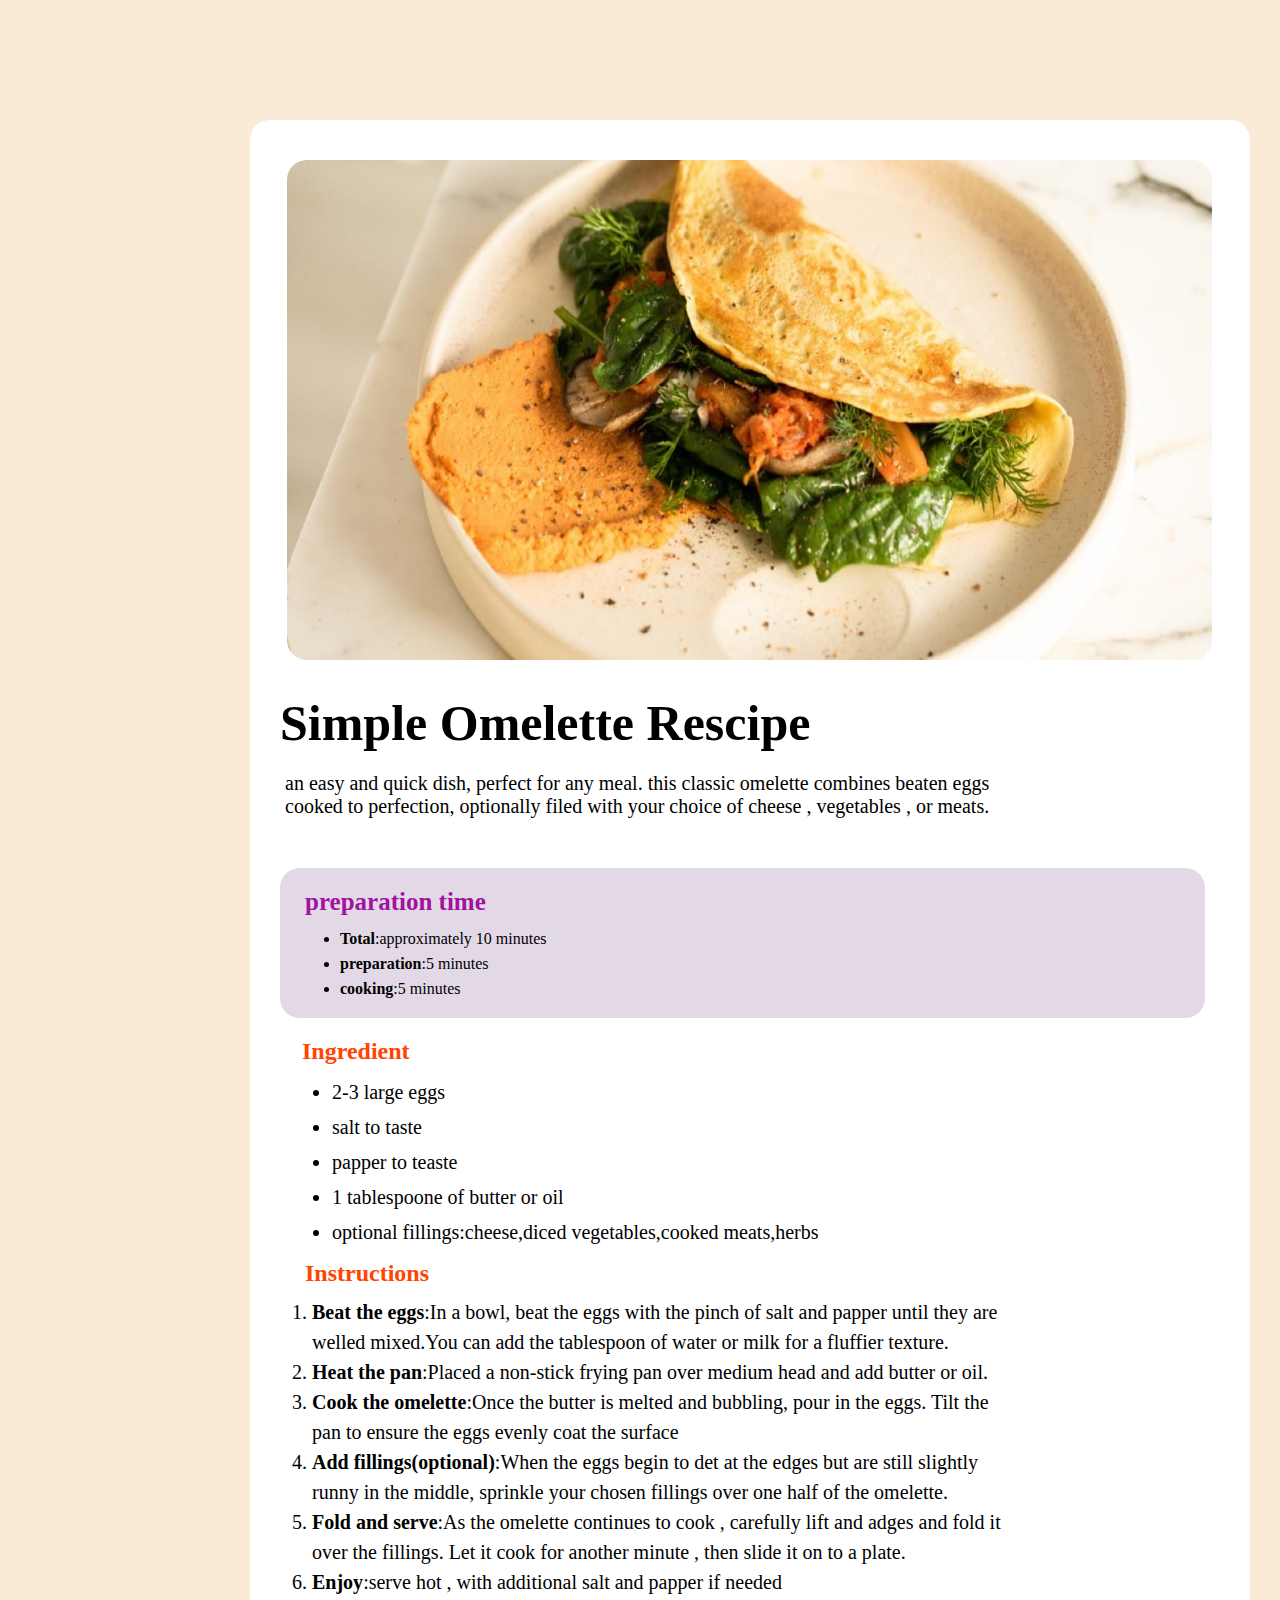
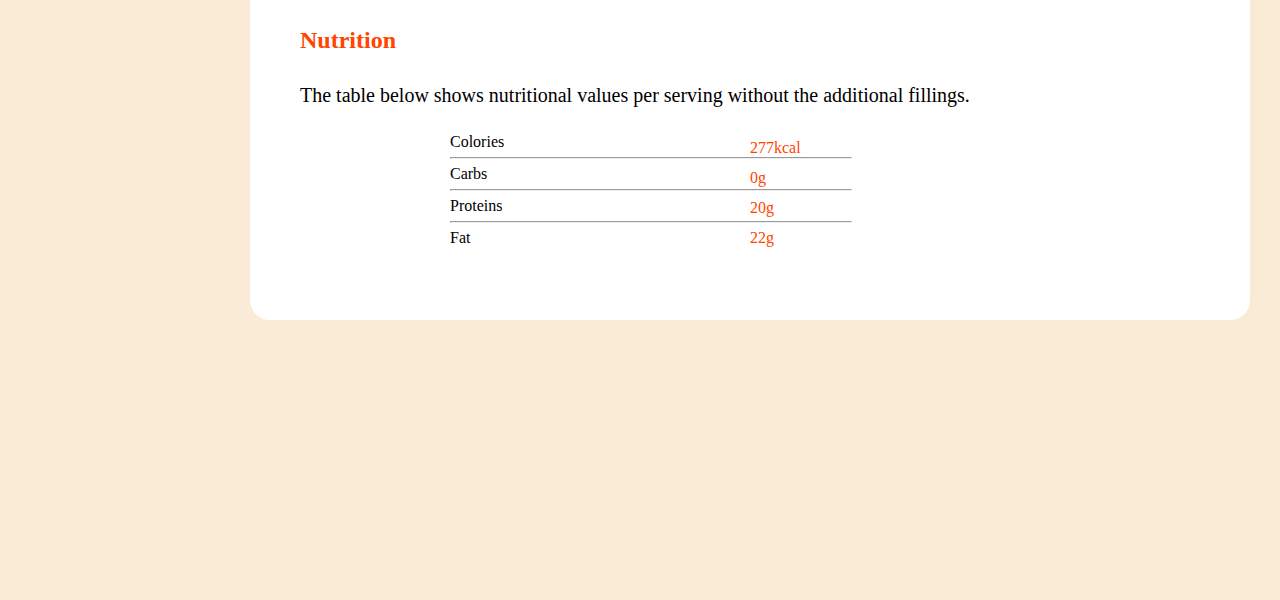
<file: index.html>
<!DOCTYPE html>
<html lang="en">
<head>
    <meta charset="UTF-8">
    <meta name="viewport" content="width=device-width, initial-scale=1.0">
    <title>Document</title>
    <link rel="stylesheet" href="style.css">
</head>
<body>
    <div class="container">
        <div id="box">
            <img src="images/image-omelette.jpeg">
            <p id="heading"><b>simple omelette rescipe</b></p>
            
                <p id="heading1">
                    an easy and quick dish, perfect for any meal. this classic omelette combines beaten eggs<br>
                    cooked to perfection, optionally filed with your choice of cheese , vegetables , or meats.
                </p>
                <div class="box2">
                    <h4>preparation time</h4>
                    <ul class="para">
                        <li><b>Total</b>:approximately 10 minutes</li>
                        <li><b>preparation</b>:5 minutes</li>
                        <li><b>cooking</b>:5 minutes</li>
                    </ul>
                </div>
                     <div class="box3"> 
                         <h2 class="heading2">Ingredient</h2>
                         <ul class="para2">
                            <li>2-3 large eggs</li>
                            <li>salt to taste </li>
                            <li> papper to teaste</li>
                            <li>1 tablespoone of butter or oil </li>
                            <li>optional fillings:cheese,diced vegetables,cooked meats,herbs</li>
                            
                         </ul>
            </div>
            <div class="box4"> 
            <h2 class="heading3">Instructions</h2>
            <ol class="para3">
                <li><b>Beat the eggs</b>:In a bowl, beat the eggs with the pinch of salt and papper until they are<br>
                       welled mixed.You can add the tablespoon of water or milk for a fluffier texture. </li>
                <li><b>Heat the pan</b>:Placed a non-stick frying pan over medium head and add butter or oil.</li>
                <li><b>Cook the omelette</b>:Once the butter is melted and bubbling, pour in the eggs. Tilt the<br>
                       pan to ensure the eggs evenly coat the surface</li>
                <li><b>Add fillings(optional)</b>:When the eggs begin to det at the edges but are still slightly<br>
                       runny in the middle, sprinkle your chosen fillings over one half of the omelette.</li>
                <li><b>Fold and serve</b>:As the omelette continues to cook , carefully lift and adges and fold it <br>
                       over the fillings. Let it cook for another minute , then slide it on to a plate.</li>
                <li><b>Enjoy</b>:serve hot , with additional salt and papper if needed</li>
            </ol>
           </div>
            <div class="box5">
            <h2 class="heading4">Nutrition</h2>
            <p class="para4">The table below shows nutritional values per serving without the additional fillings.</p> 
            </div> 
            <div class="lastleft">
                <ul>
                     <li>colories</li>
                     <li><hr>carbs</li>
                     <li><hr>proteins</li>
                     <li><hr>fat</li>
                </ul>
            </div>
            <div class="lastright">
                <ul>
                    <li>277kcal</li>
                    <li>0g</li>
                    <li>20g</li>
                    <li>22g</li>
               </ul>

            </div>

        </div>
       
    </div>
       
</body>
</html>
</file>
<file: style.css>
*{
    margin: 0;
    padding: 0%;
    
}
.container{
    height:2200px;
    width: auto;
    background-color: antiquewhite;
}
#box{
    background-color: white;
    height: 1800px;
    width: 1000px;
   position: relative;
   left: 250px;
   right: 250px;
   top: 120px;
   border-radius: 20px;
   

}
img{
    border-radius: 20px;
    width: 925px;
    height: 500px;
    position: relative;
    top: 40px;
    right: 30px;
    left: 37px;
}
#heading{
    text-transform: capitalize;
    
    font-size: 50px;
    position: relative;
    top: 70px;
    left: 30px;
    
    
}
#heading1{
   position: relative;
   width: 925px;
   top: 90px;
   left: 35px;
    font-weight: 100;
   font-size: 20px;
}
.box2 {
      background-color: rgb(227, 216, 230);
      height: 150px;
      width: 925px;
      position: relative;
      top: 140px;
      left: 30px;
      border-radius: 20px;
}
.box2 h4{
    position: relative;
    left: 25px;
    font-size: 25px;
    top: 20px;
    color: rgb(160, 19, 160);
}
.para{
    position: relative;
    top: 30px;
    left: 60px;
    line-height: 25px;

}
.box3{
    
}
.heading2{
    position: relative;
    top: 160px;
    left: 52px;
    color: orangered;
}
.para2{
    position: relative;
    top: 170px;
    left: 82px;
    line-height: 35px;
    font-size: 20px;
}
.box4{

}
.heading3{
    position: relative;
    top: 180px;
    left: 55px;
    color: orangered;

}
.para3{
    position: relative;
    top: 190px;
    left: 62px;
    line-height: 30px;
    font-size: 20px;

}
.box5{
    position: relative;
    top: 220px;
    left: 50px;
}
.heading4{
    color: orangered;

}
.para4{
    position: relative;
    top: 30px;
    font-size: 20px;
}
.lastleft{
    position: relative;
    left: 200px;
    top: 270px;
    
}

.lastleft ul{
     text-decoration: none;
     text-transform: capitalize;
     line-height: 30px;
     list-style-type: none;

}
.lastright{
    position: relative;
    left: 500px;
    top: 150px;
    
}
.lastright ul{
    text-decoration: none;
    text-transform: capitalize;
    line-height: 30px;
    color: orangered;
    justify-content: flex-end;
    list-style: none;
}
hr{
    width: 40%;
}
</file>
